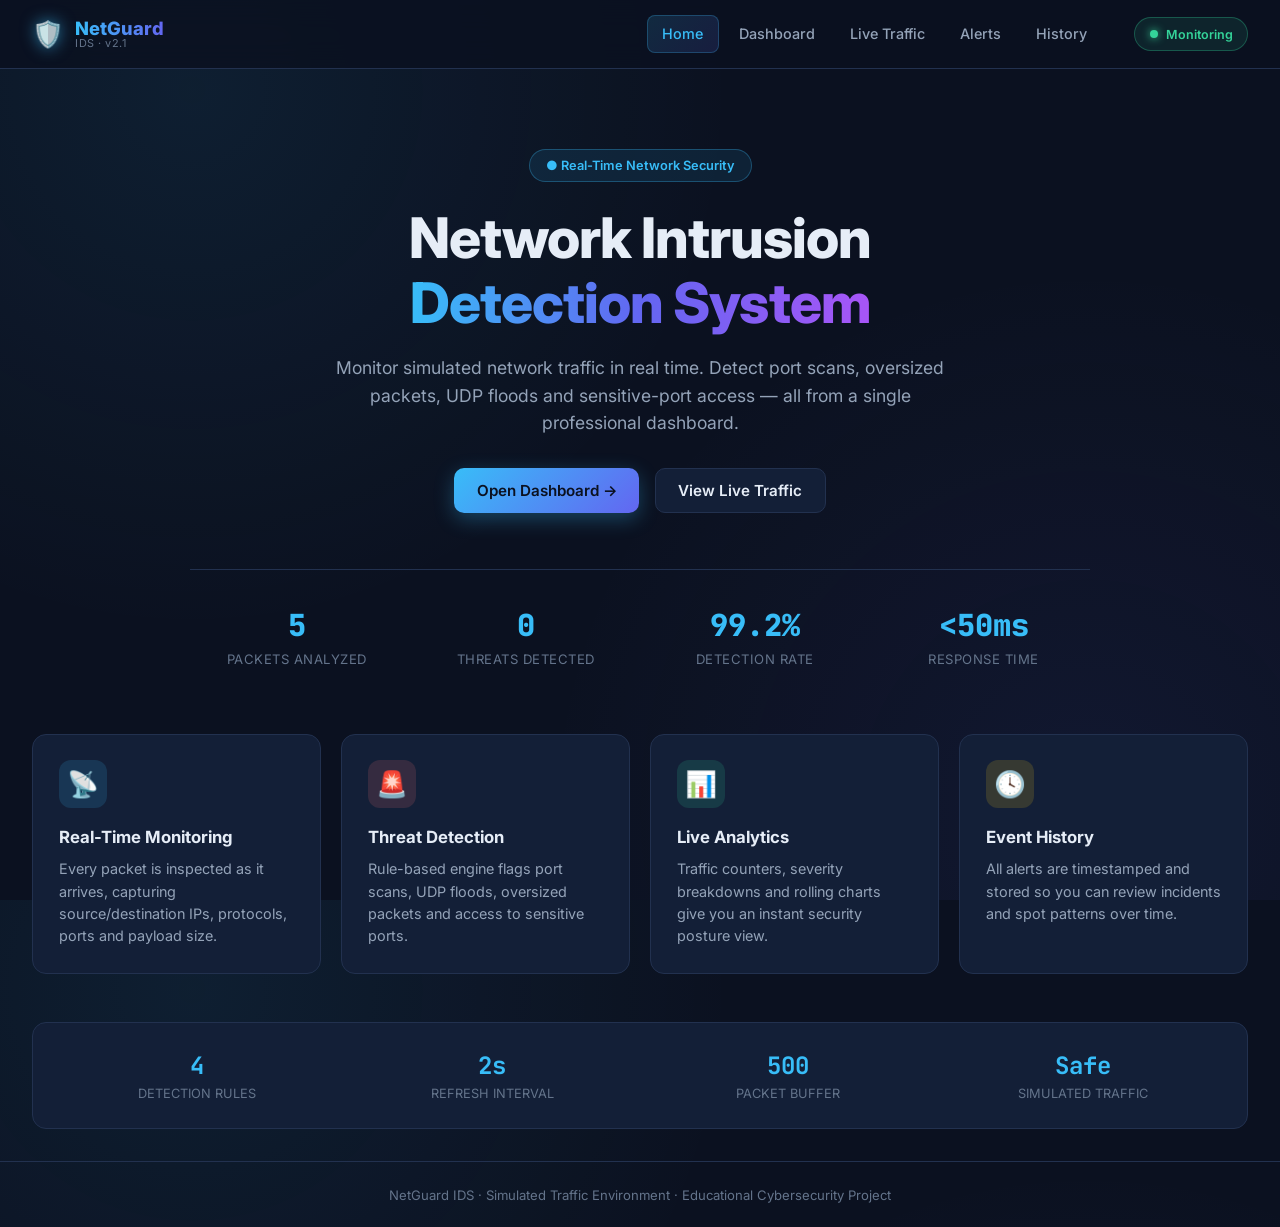
<file: index.html>
<!DOCTYPE html>
<html lang="en">
<head>
  <meta charset="UTF-8" />
  <meta name="viewport" content="width=device-width, initial-scale=1.0" />
  <title>NetGuard IDS · Network Intrusion Detection System</title>
  <link rel="stylesheet" href="style.css" />
  <link rel="preconnect" href="https://fonts.googleapis.com" />
  <link rel="preconnect" href="https://fonts.gstatic.com" crossorigin />
  <link href="https://fonts.googleapis.com/css2?family=Inter:wght@400;500;600;700;800&family=JetBrains+Mono:wght@400;600&display=swap" rel="stylesheet" />
</head>
<body>

  <!-- ============ NAVBAR ============ -->
  <header class="navbar">
    <div class="nav-inner">
      <a href="#" class="brand" data-page="home">
        <div class="brand-icon">🛡️</div>
        <div class="brand-text">
          <span class="brand-name">NetGuard</span>
          <span class="brand-sub">IDS · v2.1</span>
        </div>
      </a>

      <nav class="nav-links">
        <a href="#" class="nav-link active" data-page="home">Home</a>
        <a href="#" class="nav-link" data-page="dashboard">Dashboard</a>
        <a href="#" class="nav-link" data-page="traffic">Live Traffic</a>
        <a href="#" class="nav-link" data-page="alerts">Alerts</a>
        <a href="#" class="nav-link" data-page="history">History</a>
      </nav>

      <div class="nav-status">
        <span class="status-dot"></span>
        <span class="status-text">Monitoring</span>
      </div>
    </div>
  </header>

  <main class="app">

    <!-- ============ HOME PAGE ============ -->
    <section class="page active" id="page-home">
      <div class="hero">
        <div class="hero-badge">● Real-Time Network Security</div>
        <h1>Network Intrusion<br /><span class="grad">Detection System</span></h1>
        <p class="hero-lead">
          Monitor simulated network traffic in real time. Detect port scans,
          oversized packets, UDP floods and sensitive-port access — all from a
          single professional dashboard.
        </p>
        <div class="hero-actions">
          <button class="btn btn-primary" data-goto="dashboard">
            Open Dashboard →
          </button>
          <button class="btn btn-ghost" data-goto="traffic">
            View Live Traffic
          </button>
        </div>

        <div class="hero-stats">
          <div class="hero-stat"><span class="hs-value" id="home-packets">0</span><span class="hs-label">Packets Analyzed</span></div>
          <div class="hero-stat"><span class="hs-value" id="home-alerts">0</span><span class="hs-label">Threats Detected</span></div>
          <div class="hero-stat"><span class="hs-value">99.2%</span><span class="hs-label">Detection Rate</span></div>
          <div class="hero-stat"><span class="hs-value">&lt;50ms</span><span class="hs-label">Response Time</span></div>
        </div>
      </div>

      <div class="feature-grid">
        <div class="feature-card">
          <div class="feature-icon blue">📡</div>
          <h3>Real-Time Monitoring</h3>
          <p>Every packet is inspected as it arrives, capturing source/destination IPs, protocols, ports and payload size.</p>
        </div>
        <div class="feature-card">
          <div class="feature-icon red">🚨</div>
          <h3>Threat Detection</h3>
          <p>Rule-based engine flags port scans, UDP floods, oversized packets and access to sensitive ports.</p>
        </div>
        <div class="feature-card">
          <div class="feature-icon green">📊</div>
          <h3>Live Analytics</h3>
          <p>Traffic counters, severity breakdowns and rolling charts give you an instant security posture view.</p>
        </div>
        <div class="feature-card">
          <div class="feature-icon yellow">🕓</div>
          <h3>Event History</h3>
          <p>All alerts are timestamped and stored so you can review incidents and spot patterns over time.</p>
        </div>
      </div>

      <div class="info-strip">
        <div><strong>4</strong><span>Detection Rules</span></div>
        <div><strong>2s</strong><span>Refresh Interval</span></div>
        <div><strong>500</strong><span>Packet Buffer</span></div>
        <div><strong>Safe</strong><span>Simulated Traffic</span></div>
      </div>
    </section>

    <!-- ============ DASHBOARD PAGE ============ -->
    <section class="page" id="page-dashboard">
      <div class="page-head">
        <div>
          <h1>Security Dashboard</h1>
          <p>Live overview of network traffic and detected threats.</p>
        </div>
        <div class="page-actions">
          <span class="last-updated">Last update: <span id="last-update">just now</span></span>
          <button class="btn btn-sm btn-ghost" id="pause-btn">⏸ Pause</button>
        </div>
      </div>

      <div class="stat-grid">
        <div class="stat-card">
          <div class="stat-icon blue">📦</div>
          <div class="stat-body">
            <span class="stat-label">Total Packets</span>
            <span class="stat-value" id="stat-packets">0</span>
            <span class="stat-sub">analyzed this session</span>
          </div>
        </div>
        <div class="stat-card">
          <div class="stat-icon yellow">⚠️</div>
          <div class="stat-body">
            <span class="stat-label">Suspicious Events</span>
            <span class="stat-value" id="stat-suspicious">0</span>
            <span class="stat-sub">flagged by rules</span>
          </div>
        </div>
        <div class="stat-card">
          <div class="stat-icon red">🚨</div>
          <div class="stat-body">
            <span class="stat-label">High Severity</span>
            <span class="stat-value" id="stat-high">0</span>
            <span class="stat-sub">critical alerts</span>
          </div>
        </div>
        <div class="stat-card">
          <div class="stat-icon green">🛡️</div>
          <div class="stat-body">
            <span class="stat-label">Total Alerts</span>
            <span class="stat-value" id="stat-alerts">0</span>
            <span class="stat-sub">all severities</span>
          </div>
        </div>
      </div>

      <div class="dash-row">
        <div class="panel">
          <div class="panel-head">
            <h2>Traffic Volume</h2>
            <span class="panel-tag">live</span>
          </div>
          <div class="chart-wrap">
            <canvas id="trafficChart" height="180"></canvas>
          </div>
        </div>

        <div class="panel">
          <div class="panel-head">
            <h2>Severity Breakdown</h2>
          </div>
          <div class="severity-list">
            <div class="sev-item">
              <span class="badge high">HIGH</span>
              <div class="sev-bar"><div class="sev-fill high" id="sev-high-fill"></div></div>
              <span class="sev-count" id="sev-high-count">0</span>
            </div>
            <div class="sev-item">
              <span class="badge medium">MED</span>
              <div class="sev-bar"><div class="sev-fill medium" id="sev-medium-fill"></div></div>
              <span class="sev-count" id="sev-medium-count">0</span>
            </div>
            <div class="sev-item">
              <span class="badge low">LOW</span>
              <div class="sev-bar"><div class="sev-fill low" id="sev-low-fill"></div></div>
              <span class="sev-count" id="sev-low-count">0</span>
            </div>
          </div>
        </div>
      </div>

      <div class="panel">
        <div class="panel-head">
          <h2>Recent Alerts</h2>
          <button class="link-btn" data-goto="alerts">View all →</button>
        </div>
        <div class="alert-list" id="dash-alerts"></div>
      </div>
    </section>

    <!-- ============ LIVE TRAFFIC PAGE ============ -->
    <section class="page" id="page-traffic">
      <div class="page-head">
        <div>
          <h1>Live Traffic Feed</h1>
          <p>Real-time packet stream captured by the monitoring engine.</p>
        </div>
        <div class="page-actions">
          <input type="text" id="traffic-search" class="search-input" placeholder="Search IP, protocol…" />
          <select id="traffic-protocol" class="select-input">
            <option value="ALL">All Protocols</option>
            <option value="TCP">TCP</option>
            <option value="UDP">UDP</option>
            <option value="ICMP">ICMP</option>
          </select>
        </div>
      </div>

      <div class="table-panel">
        <table class="data-table">
          <thead>
            <tr>
              <th>Time</th>
              <th>Source IP</th>
              <th>Destination</th>
              <th>Port</th>
              <th>Protocol</th>
              <th>Size</th>
              <th>Status</th>
            </tr>
          </thead>
          <tbody id="traffic-body"></tbody>
        </table>
        <div class="table-empty" id="traffic-empty" style="display:none">No packets match your filter.</div>
      </div>
    </section>

    <!-- ============ ALERTS PAGE ============ -->
    <section class="page" id="page-alerts">
      <div class="page-head">
        <div>
          <h1>Detected Alerts</h1>
          <p>All threats flagged by the detection engine.</p>
        </div>
      </div>

      <div class="filters">
        <button class="filter-btn active" data-filter="ALL">All</button>
        <button class="filter-btn" data-filter="HIGH">🔴 High</button>
        <button class="filter-btn" data-filter="MEDIUM">🟡 Medium</button>
        <button class="filter-btn" data-filter="LOW">🔵 Low</button>
      </div>

      <div class="alert-list" id="alerts-container"></div>
    </section>

    <!-- ============ HISTORY PAGE ============ -->
    <section class="page" id="page-history">
      <div class="page-head">
        <div>
          <h1>Event History</h1>
          <p>Chronological log of monitored packets and incidents.</p>
        </div>
        <div class="page-actions">
          <button class="btn btn-sm btn-ghost" id="export-btn">⬇ Export JSON</button>
        </div>
      </div>

      <div class="timeline" id="history-timeline"></div>
    </section>

  </main>

  <footer class="footer">
    <div>NetGuard IDS · Simulated Traffic Environment · Educational Cybersecurity Project</div>
  </footer>

  <script src="script.js"></script>
</body>
</html>
</file>
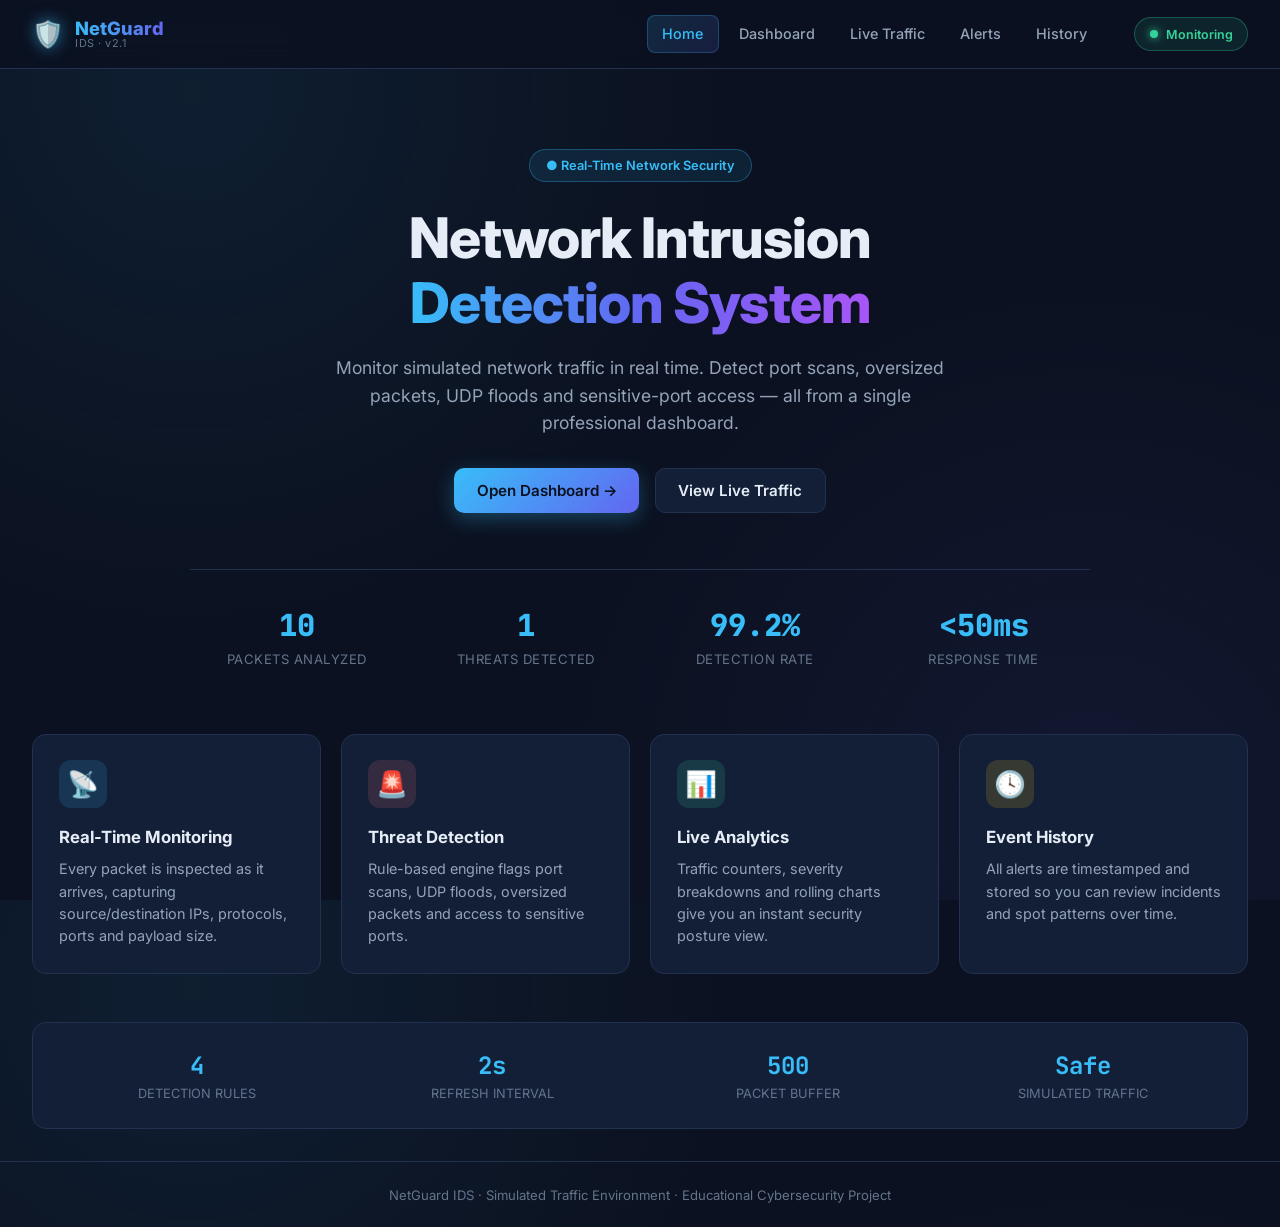
<file: IDC.html>
<!DOCTYPE html>
<html lang="en">
<head>
  <meta charset="UTF-8" />
  <meta name="viewport" content="width=device-width, initial-scale=1.0" />
  <title>NetGuard IDS · Network Intrusion Detection System</title>
  <!--<link rel="stylesheet" href="style.css" />--->
  <link rel="preconnect" href="https://fonts.googleapis.com" />
  <link rel="preconnect" href="https://fonts.gstatic.com" crossorigin />
  <link href="https://fonts.googleapis.com/css2?family=Inter:wght@400;500;600;700;800&family=JetBrains+Mono:wght@400;600&display=swap" rel="stylesheet" />
</head>
<style>
  /* ============ RESET & VARIABLES ============ */
* { margin: 0; padding: 0; box-sizing: border-box; }

:root {
  --bg: #0b1120;
  --bg-2: #0f172a;
  --panel: #131f37;
  --panel-2: #1a2a44;
  --border: #22314f;
  --text: #e6edf7;
  --text-dim: #94a3b8;
  --text-faint: #64748b;
  --accent: #38bdf8;
  --accent-2: #6366f1;
  --red: #f87171;
  --yellow: #facc15;
  --green: #34d399;
  --radius: 14px;
  --shadow: 0 4px 24px rgba(0,0,0,0.35);
}

html, body { height: 100%; }

body {
  font-family: 'Inter', -apple-system, sans-serif;
  background: var(--bg);
  color: var(--text);
  display: flex;
  flex-direction: column;
  min-height: 100vh;
  line-height: 1.55;
  background-image:
    radial-gradient(circle at 15% 10%, rgba(56,189,248,0.08), transparent 40%),
    radial-gradient(circle at 85% 90%, rgba(99,102,241,0.08), transparent 40%);
}

code, .mono { font-family: 'JetBrains Mono', monospace; }

/* ============ NAVBAR ============ */
.navbar {
  position: sticky;
  top: 0;
  z-index: 100;
  background: rgba(11,17,32,0.85);
  backdrop-filter: blur(14px);
  border-bottom: 1px solid var(--border);
}
.nav-inner {
  max-width: 1320px;
  margin: 0 auto;
  padding: 0.9rem 2rem;
  display: flex;
  align-items: center;
  gap: 2rem;
}
.brand {
  display: flex;
  align-items: center;
  gap: 0.7rem;
  text-decoration: none;
  color: inherit;
}
.brand-icon {
  font-size: 1.6rem;
  filter: drop-shadow(0 0 8px rgba(56,189,248,0.6));
}
.brand-text { display: flex; flex-direction: column; line-height: 1.1; }
.brand-name {
  font-weight: 800;
  font-size: 1.15rem;
  background: linear-gradient(90deg, #38bdf8, #6366f1);
  -webkit-background-clip: text;
  background-clip: text;
  color: transparent;
}
.brand-sub { font-size: 0.68rem; color: var(--text-faint); letter-spacing: 0.5px; }

.nav-links { display: flex; gap: 0.3rem; margin-left: auto; }
.nav-link {
  text-decoration: none;
  color: var(--text-dim);
  padding: 0.5rem 0.95rem;
  border-radius: 8px;
  font-size: 0.9rem;
  font-weight: 500;
  transition: 0.2s;
  white-space: nowrap;
}
.nav-link:hover { background: var(--panel); color: var(--text); }
.nav-link.active {
  background: linear-gradient(135deg, rgba(56,189,248,0.15), rgba(99,102,241,0.15));
  color: var(--accent);
  box-shadow: inset 0 0 0 1px rgba(56,189,248,0.25);
}

.nav-status {
  display: flex;
  align-items: center;
  gap: 0.5rem;
  padding: 0.4rem 0.9rem;
  background: rgba(52,211,153,0.1);
  border: 1px solid rgba(52,211,153,0.3);
  border-radius: 999px;
  font-size: 0.78rem;
  color: var(--green);
  font-weight: 600;
}
.status-dot {
  width: 8px; height: 8px;
  border-radius: 50%;
  background: var(--green);
  box-shadow: 0 0 8px var(--green);
  animation: pulse 1.6s infinite;
}
@keyframes pulse {
  0%, 100% { opacity: 1; transform: scale(1); }
  50% { opacity: 0.4; transform: scale(0.85); }
}

/* ============ APP & PAGES ============ */
.app {
  flex: 1;
  max-width: 1320px;
  width: 100%;
  margin: 0 auto;
  padding: 2rem;
}
.page { display: none; animation: fade 0.3s ease; }
.page.active { display: block; }
@keyframes fade { from { opacity: 0; transform: translateY(8px); } to { opacity: 1; transform: none; } }

/* ============ BUTTONS ============ */
.btn {
  border: none;
  cursor: pointer;
  font-family: inherit;
  font-weight: 600;
  font-size: 0.95rem;
  padding: 0.75rem 1.4rem;
  border-radius: 10px;
  transition: 0.2s;
  display: inline-flex;
  align-items: center;
  gap: 0.4rem;
}
.btn-primary {
  background: linear-gradient(135deg, #38bdf8, #6366f1);
  color: #0b1120;
  box-shadow: 0 6px 20px rgba(56,189,248,0.3);
}
.btn-primary:hover { transform: translateY(-2px); box-shadow: 0 10px 26px rgba(56,189,248,0.4); }
.btn-ghost {
  background: var(--panel);
  color: var(--text);
  border: 1px solid var(--border);
}
.btn-ghost:hover { background: var(--panel-2); border-color: var(--accent); color: var(--accent); }
.btn-sm { padding: 0.5rem 1rem; font-size: 0.85rem; }
.link-btn {
  background: none;
  border: none;
  color: var(--accent);
  cursor: pointer;
  font-size: 0.85rem;
  font-weight: 600;
  font-family: inherit;
}
.link-btn:hover { text-decoration: underline; }

/* ============ HERO ============ */
.hero {
  text-align: center;
  padding: 3rem 1rem 4rem;
}
.hero-badge {
  display: inline-block;
  padding: 0.35rem 1rem;
  background: rgba(56,189,248,0.1);
  border: 1px solid rgba(56,189,248,0.3);
  color: var(--accent);
  border-radius: 999px;
  font-size: 0.8rem;
  font-weight: 600;
  margin-bottom: 1.5rem;
  animation: pulse 2s infinite;
}
.hero h1 {
  font-size: clamp(2rem, 5vw, 3.5rem);
  font-weight: 800;
  line-height: 1.15;
  margin-bottom: 1.2rem;
  letter-spacing: -1px;
}
.grad {
  background: linear-gradient(90deg, #38bdf8, #6366f1, #a855f7);
  -webkit-background-clip: text;
  background-clip: text;
  color: transparent;
}
.hero-lead {
  max-width: 640px;
  margin: 0 auto 2rem;
  color: var(--text-dim);
  font-size: 1.1rem;
}
.hero-actions { display: flex; gap: 1rem; justify-content: center; flex-wrap: wrap; margin-bottom: 3.5rem; }

.hero-stats {
  display: grid;
  grid-template-columns: repeat(auto-fit, minmax(150px, 1fr));
  gap: 1rem;
  max-width: 900px;
  margin: 0 auto;
  padding-top: 2rem;
  border-top: 1px solid var(--border);
}
.hero-stat { display: flex; flex-direction: column; }
.hs-value {
  font-size: 1.9rem;
  font-weight: 800;
  color: var(--accent);
  font-family: 'JetBrains Mono', monospace;
}
.hs-label { font-size: 0.82rem; color: var(--text-faint); text-transform: uppercase; letter-spacing: 0.5px; }

/* ============ FEATURE GRID ============ */
.feature-grid {
  display: grid;
  grid-template-columns: repeat(auto-fit, minmax(230px, 1fr));
  gap: 1.25rem;
  margin-bottom: 3rem;
}
.feature-card {
  background: var(--panel);
  border: 1px solid var(--border);
  border-radius: var(--radius);
  padding: 1.6rem;
  transition: 0.25s;
}
.feature-card:hover {
  transform: translateY(-4px);
  border-color: var(--accent);
  box-shadow: var(--shadow);
}
.feature-icon {
  font-size: 1.6rem;
  width: 48px; height: 48px;
  display: flex; align-items: center; justify-content: center;
  border-radius: 12px;
  margin-bottom: 1rem;
}
.feature-icon.blue { background: rgba(56,189,248,0.15); }
.feature-icon.red { background: rgba(248,113,113,0.15); }
.feature-icon.green { background: rgba(52,211,153,0.15); }
.feature-icon.yellow { background: rgba(250,204,21,0.15); }
.feature-card h3 { font-size: 1.05rem; margin-bottom: 0.5rem; }
.feature-card p { color: var(--text-dim); font-size: 0.9rem; }

/* ============ INFO STRIP ============ */
.info-strip {
  display: grid;
  grid-template-columns: repeat(auto-fit, minmax(140px, 1fr));
  gap: 1rem;
  background: var(--panel);
  border: 1px solid var(--border);
  border-radius: var(--radius);
  padding: 1.5rem;
  text-align: center;
}
.info-strip > div { display: flex; flex-direction: column; }
.info-strip strong {
  font-size: 1.5rem;
  color: var(--accent);
  font-family: 'JetBrains Mono', monospace;
}
.info-strip span { font-size: 0.8rem; color: var(--text-faint); text-transform: uppercase; }

/* ============ PAGE HEAD ============ */
.page-head {
  display: flex;
  justify-content: space-between;
  align-items: flex-end;
  gap: 1rem;
  flex-wrap: wrap;
  margin-bottom: 1.6rem;
  padding-bottom: 1.2rem;
  border-bottom: 1px solid var(--border);
}
.page-head h1 { font-size: 1.75rem; font-weight: 700; margin-bottom: 0.2rem; }
.page-head p { color: var(--text-dim); font-size: 0.9rem; }
.page-actions { display: flex; gap: 0.6rem; align-items: center; flex-wrap: wrap; }
.last-updated { font-size: 0.8rem; color: var(--text-faint); }

/* ============ STAT GRID ============ */
.stat-grid {
  display: grid;
  grid-template-columns: repeat(auto-fit, minmax(220px, 1fr));
  gap: 1.1rem;
  margin-bottom: 1.6rem;
}
.stat-card {
  background: var(--panel);
  border: 1px solid var(--border);
  border-radius: var(--radius);
  padding: 1.3rem;
  display: flex;
  align-items: center;
  gap: 1rem;
  position: relative;
  overflow: hidden;
  transition: 0.25s;
}
.stat-card::before {
  content: '';
  position: absolute;
  left: 0; top: 0; bottom: 0;
  width: 4px;
  background: var(--accent);
}
.stat-card:nth-child(2)::before { background: var(--yellow); }
.stat-card:nth-child(3)::before { background: var(--red); }
.stat-card:nth-child(4)::before { background: var(--green); }
.stat-card:hover { border-color: var(--accent); transform: translateY(-2px); }

.stat-icon {
  width: 48px; height: 48px;
  border-radius: 12px;
  display: flex; align-items: center; justify-content: center;
  font-size: 1.4rem;
  flex-shrink: 0;
}
.stat-icon.blue { background: rgba(56,189,248,0.15); }
.stat-icon.yellow { background: rgba(250,204,21,0.15); }
.stat-icon.red { background: rgba(248,113,113,0.15); }
.stat-icon.green { background: rgba(52,211,153,0.15); }

.stat-body { display: flex; flex-direction: column; }
.stat-label { font-size: 0.78rem; color: var(--text-faint); text-transform: uppercase; letter-spacing: 0.4px; }
.stat-value {
  font-size: 1.75rem;
  font-weight: 800;
  font-family: 'JetBrains Mono', monospace;
  line-height: 1.1;
}
.stat-sub { font-size: 0.75rem; color: var(--text-faint); }

/* ============ DASH ROW / PANELS ============ */
.dash-row {
  display: grid;
  grid-template-columns: 2fr 1fr;
  gap: 1.1rem;
  margin-bottom: 1.6rem;
}
.panel {
  background: var(--panel);
  border: 1px solid var(--border);
  border-radius: var(--radius);
  padding: 1.3rem;
}
.panel-head {
  display: flex;
  justify-content: space-between;
  align-items: center;
  margin-bottom: 1rem;
}
.panel-head h2 { font-size: 1rem; font-weight: 600; }
.panel-tag {
  font-size: 0.7rem;
  color: var(--green);
  background: rgba(52,211,153,0.12);
  border: 1px solid rgba(52,211,153,0.3);
  padding: 0.15rem 0.6rem;
  border-radius: 999px;
  text-transform: uppercase;
  font-weight: 700;
  animation: pulse 2s infinite;
}
.chart-wrap { position: relative; }

/* ============ SEVERITY LIST ============ */
.severity-list { display: flex; flex-direction: column; gap: 1rem; }
.sev-item { display: flex; align-items: center; gap: 0.7rem; }
.sev-bar {
  flex: 1;
  height: 8px;
  background: var(--panel-2);
  border-radius: 999px;
  overflow: hidden;
}
.sev-fill {
  height: 100%;
  border-radius: 999px;
  transition: width 0.6s ease;
  width: 0;
}
.sev-fill.high { background: linear-gradient(90deg, #f87171, #ef4444); }
.sev-fill.medium { background: linear-gradient(90deg, #facc15, #eab308); }
.sev-fill.low { background: linear-gradient(90deg, #38bdf8, #0ea5e9); }
.sev-count {
  font-family: 'JetBrains Mono', monospace;
  font-size: 0.85rem;
  font-weight: 700;
  min-width: 34px;
  text-align: right;
}

/* ============ BADGES ============ */
.badge {
  font-size: 0.68rem;
  font-weight: 800;
  letter-spacing: 0.6px;
  padding: 0.28rem 0.6rem;
  border-radius: 6px;
  text-transform: uppercase;
  flex-shrink: 0;
}
.badge.high { background: rgba(248,113,113,0.2); color: var(--red); border: 1px solid rgba(248,113,113,0.4); }
.badge.medium { background: rgba(250,204,21,0.2); color: var(--yellow); border: 1px solid rgba(250,204,21,0.4); }
.badge.low { background: rgba(56,189,248,0.2); color: var(--accent); border: 1px solid rgba(56,189,248,0.4); }

/* ============ ALERT LIST ============ */
.alert-list { display: flex; flex-direction: column; gap: 0.7rem; }
.alert-item {
  background: var(--panel-2);
  border: 1px solid var(--border);
  border-left: 4px solid var(--text-faint);
  border-radius: 10px;
  padding: 0.9rem 1.1rem;
  transition: 0.2s;
  animation: fade 0.4s ease;
}
.alert-item:hover { transform: translateX(3px); border-color: var(--accent); }
.alert-item.high { border-left-color: var(--red); }
.alert-item.medium { border-left-color: var(--yellow); }
.alert-item.low { border-left-color: var(--accent); }
.alert-head {
  display: flex;
  align-items: center;
  gap: 0.7rem;
  flex-wrap: wrap;
  margin-bottom: 0.3rem;
}
.alert-head strong { font-size: 0.92rem; }
.alert-time { margin-left: auto; font-size: 0.75rem; color: var(--text-faint); font-family: 'JetBrains Mono', monospace; }
.alert-item p { font-size: 0.85rem; color: var(--text-dim); }
.alert-item small { font-size: 0.72rem; color: var(--text-faint); font-family: 'JetBrains Mono', monospace; }
.empty-msg { color: var(--text-faint); text-align: center; padding: 2rem; font-size: 0.9rem; }

/* ============ FILTERS ============ */
.filters { display: flex; gap: 0.6rem; margin-bottom: 1.4rem; flex-wrap: wrap; }
.filter-btn {
  background: var(--panel);
  border: 1px solid var(--border);
  color: var(--text-dim);
  padding: 0.55rem 1.1rem;
  border-radius: 999px;
  font-size: 0.85rem;
  font-weight: 600;
  cursor: pointer;
  font-family: inherit;
  transition: 0.2s;
}
.filter-btn:hover { background: var(--panel-2); color: var(--text); }
.filter-btn.active {
  background: linear-gradient(135deg, #38bdf8, #6366f1);
  color: #0b1120;
  border-color: transparent;
}

/* ============ SEARCH & SELECT ============ */
.search-input, .select-input {
  background: var(--panel);
  border: 1px solid var(--border);
  color: var(--text);
  padding: 0.55rem 0.9rem;
  border-radius: 8px;
  font-family: inherit;
  font-size: 0.85rem;
  outline: none;
  transition: 0.2s;
}
.search-input:focus, .select-input:focus {
  border-color: var(--accent);
  box-shadow: 0 0 0 3px rgba(56,189,248,0.15);
}
.search-input { width: 220px; }

/* ============ TABLE ============ */
.table-panel {
  background: var(--panel);
  border: 1px solid var(--border);
  border-radius: var(--radius);
  overflow: hidden;
}
.data-table {
  width: 100%;
  border-collapse: collapse;
}
.data-table th, .data-table td {
  padding: 0.85rem 1rem;
  text-align: left;
  font-size: 0.85rem;
  border-bottom: 1px solid var(--border);
}
.data-table th {
  background: var(--bg-2);
  color: var(--text-dim);
  font-weight: 600;
  text-transform: uppercase;
  font-size: 0.72rem;
  letter-spacing: 0.5px;
  position: sticky;
  top: 0;
}
.data-table td { font-family: 'JetBrains Mono', monospace; color: var(--text-dim); }
.data-table tbody tr { transition: background 0.15s; }
.data-table tbody tr:hover { background: var(--panel-2); }
.data-table tbody tr.row-warn { background: rgba(248,113,113,0.06); }
.data-table tbody tr.row-warn:hover { background: rgba(248,113,113,0.12); }
.proto-pill {
  display: inline-block;
  padding: 0.15rem 0.55rem;
  border-radius: 5px;
  font-size: 0.7rem;
  font-weight: 700;
  background: rgba(56,189,248,0.12);
  color: var(--accent);
}
.status-pill {
  display: inline-block;
  padding: 0.15rem 0.55rem;
  border-radius: 5px;
  font-size: 0.7rem;
  font-weight: 700;
}
.status-ok { background: rgba(52,211,153,0.12); color: var(--green); }
.status-warn { background: rgba(250,204,21,0.12); color: var(--yellow); }
.status-bad { background: rgba(248,113,113,0.12); color: var(--red); }
.table-empty { text-align: center; padding: 2.5rem; color: var(--text-faint); font-size: 0.9rem; }

/* ============ TIMELINE ============ */
.timeline { position: relative; padding-left: 2rem; }
.timeline::before {
  content: '';
  position: absolute;
  left: 8px; top: 0; bottom: 0;
  width: 2px;
  background: linear-gradient(180deg, var(--accent), transparent);
}
.timeline-item {
  position: relative;
  margin-bottom: 1rem;
  padding: 0.9rem 1.1rem;
  background: var(--panel);
  border: 1px solid var(--border);
  border-radius: 10px;
  animation: fade 0.3s ease;
}
.timeline-item::before {
  content: '';
  position: absolute;
  left: -2rem;
  top: 1.15rem;
  width: 10px; height: 10px;
  border-radius: 50%;
  background: var(--accent);
  box-shadow: 0 0 10px var(--accent);
}
.timeline-item.high::before { background: var(--red); box-shadow: 0 0 10px var(--red); }
.timeline-item.medium::before { background: var(--yellow); box-shadow: 0 0 10px var(--yellow); }
.tl-head {
  display: flex;
  gap: 0.7rem;
  align-items: center;
  flex-wrap: wrap;
  margin-bottom: 0.2rem;
}
.tl-time { margin-left: auto; font-size: 0.75rem; color: var(--text-faint); font-family: 'JetBrains Mono', monospace; }
.timeline-item p { font-size: 0.85rem; color: var(--text-dim); }

/* ============ FOOTER ============ */
.footer {
  text-align: center;
  padding: 1.4rem;
  border-top: 1px solid var(--border);
  color: var(--text-faint);
  font-size: 0.82rem;
}

/* ============ RESPONSIVE ============ */
@media (max-width: 900px) {
  .nav-inner { flex-wrap: wrap; gap: 1rem; }
  .nav-links { order: 3; width: 100%; justify-content: center; flex-wrap: wrap; }
  .dash-row { grid-template-columns: 1fr; }
}
@media (max-width: 600px) {
  .app { padding: 1.2rem; }
  .nav-inner { padding: 0.8rem 1.2rem; }
  .page-head { flex-direction: column; align-items: flex-start; }
  .search-input { width: 100%; }
  .data-table { font-size: 0.75rem; }
  .data-table th, .data-table td { padding: 0.6rem; }
}
</style>
<body>

  <!-- ============ NAVBAR ============ -->
  <header class="navbar">
    <div class="nav-inner">
      <a href="#" class="brand" data-page="home">
        <div class="brand-icon">🛡️</div>
        <div class="brand-text">
          <span class="brand-name">NetGuard</span>
          <span class="brand-sub">IDS · v2.1</span>
        </div>
      </a>

      <nav class="nav-links">
        <a href="#" class="nav-link active" data-page="home">Home</a>
        <a href="#" class="nav-link" data-page="dashboard">Dashboard</a>
        <a href="#" class="nav-link" data-page="traffic">Live Traffic</a>
        <a href="#" class="nav-link" data-page="alerts">Alerts</a>
        <a href="#" class="nav-link" data-page="history">History</a>
      </nav>

      <div class="nav-status">
        <span class="status-dot"></span>
        <span class="status-text">Monitoring</span>
      </div>
    </div>
  </header>

  <main class="app">

    <!-- ============ HOME PAGE ============ -->
    <section class="page active" id="page-home">
      <div class="hero">
        <div class="hero-badge">● Real-Time Network Security</div>
        <h1>Network Intrusion<br /><span class="grad">Detection System</span></h1>
        <p class="hero-lead">
          Monitor simulated network traffic in real time. Detect port scans,
          oversized packets, UDP floods and sensitive-port access — all from a
          single professional dashboard.
        </p>
        <div class="hero-actions">
          <button class="btn btn-primary" data-goto="dashboard">
            Open Dashboard →
          </button>
          <button class="btn btn-ghost" data-goto="traffic">
            View Live Traffic
          </button>
        </div>

        <div class="hero-stats">
          <div class="hero-stat"><span class="hs-value" id="home-packets">0</span><span class="hs-label">Packets Analyzed</span></div>
          <div class="hero-stat"><span class="hs-value" id="home-alerts">0</span><span class="hs-label">Threats Detected</span></div>
          <div class="hero-stat"><span class="hs-value">99.2%</span><span class="hs-label">Detection Rate</span></div>
          <div class="hero-stat"><span class="hs-value">&lt;50ms</span><span class="hs-label">Response Time</span></div>
        </div>
      </div>

      <div class="feature-grid">
        <div class="feature-card">
          <div class="feature-icon blue">📡</div>
          <h3>Real-Time Monitoring</h3>
          <p>Every packet is inspected as it arrives, capturing source/destination IPs, protocols, ports and payload size.</p>
        </div>
        <div class="feature-card">
          <div class="feature-icon red">🚨</div>
          <h3>Threat Detection</h3>
          <p>Rule-based engine flags port scans, UDP floods, oversized packets and access to sensitive ports.</p>
        </div>
        <div class="feature-card">
          <div class="feature-icon green">📊</div>
          <h3>Live Analytics</h3>
          <p>Traffic counters, severity breakdowns and rolling charts give you an instant security posture view.</p>
        </div>
        <div class="feature-card">
          <div class="feature-icon yellow">🕓</div>
          <h3>Event History</h3>
          <p>All alerts are timestamped and stored so you can review incidents and spot patterns over time.</p>
        </div>
      </div>

      <div class="info-strip">
        <div><strong>4</strong><span>Detection Rules</span></div>
        <div><strong>2s</strong><span>Refresh Interval</span></div>
        <div><strong>500</strong><span>Packet Buffer</span></div>
        <div><strong>Safe</strong><span>Simulated Traffic</span></div>
      </div>
    </section>

    <!-- ============ DASHBOARD PAGE ============ -->
    <section class="page" id="page-dashboard">
      <div class="page-head">
        <div>
          <h1>Security Dashboard</h1>
          <p>Live overview of network traffic and detected threats.</p>
        </div>
        <div class="page-actions">
          <span class="last-updated">Last update: <span id="last-update">just now</span></span>
          <button class="btn btn-sm btn-ghost" id="pause-btn">⏸ Pause</button>
        </div>
      </div>

      <div class="stat-grid">
        <div class="stat-card">
          <div class="stat-icon blue">📦</div>
          <div class="stat-body">
            <span class="stat-label">Total Packets</span>
            <span class="stat-value" id="stat-packets">0</span>
            <span class="stat-sub">analyzed this session</span>
          </div>
        </div>
        <div class="stat-card">
          <div class="stat-icon yellow">⚠️</div>
          <div class="stat-body">
            <span class="stat-label">Suspicious Events</span>
            <span class="stat-value" id="stat-suspicious">0</span>
            <span class="stat-sub">flagged by rules</span>
          </div>
        </div>
        <div class="stat-card">
          <div class="stat-icon red">🚨</div>
          <div class="stat-body">
            <span class="stat-label">High Severity</span>
            <span class="stat-value" id="stat-high">0</span>
            <span class="stat-sub">critical alerts</span>
          </div>
        </div>
        <div class="stat-card">
          <div class="stat-icon green">🛡️</div>
          <div class="stat-body">
            <span class="stat-label">Total Alerts</span>
            <span class="stat-value" id="stat-alerts">0</span>
            <span class="stat-sub">all severities</span>
          </div>
        </div>
      </div>

      <div class="dash-row">
        <div class="panel">
          <div class="panel-head">
            <h2>Traffic Volume</h2>
            <span class="panel-tag">live</span>
          </div>
          <div class="chart-wrap">
            <canvas id="trafficChart" height="180"></canvas>
          </div>
        </div>

        <div class="panel">
          <div class="panel-head">
            <h2>Severity Breakdown</h2>
          </div>
          <div class="severity-list">
            <div class="sev-item">
              <span class="badge high">HIGH</span>
              <div class="sev-bar"><div class="sev-fill high" id="sev-high-fill"></div></div>
              <span class="sev-count" id="sev-high-count">0</span>
            </div>
            <div class="sev-item">
              <span class="badge medium">MED</span>
              <div class="sev-bar"><div class="sev-fill medium" id="sev-medium-fill"></div></div>
              <span class="sev-count" id="sev-medium-count">0</span>
            </div>
            <div class="sev-item">
              <span class="badge low">LOW</span>
              <div class="sev-bar"><div class="sev-fill low" id="sev-low-fill"></div></div>
              <span class="sev-count" id="sev-low-count">0</span>
            </div>
          </div>
        </div>
      </div>

      <div class="panel">
        <div class="panel-head">
          <h2>Recent Alerts</h2>
          <button class="link-btn" data-goto="alerts">View all →</button>
        </div>
        <div class="alert-list" id="dash-alerts"></div>
      </div>
    </section>

    <!-- ============ LIVE TRAFFIC PAGE ============ -->
    <section class="page" id="page-traffic">
      <div class="page-head">
        <div>
          <h1>Live Traffic Feed</h1>
          <p>Real-time packet stream captured by the monitoring engine.</p>
        </div>
        <div class="page-actions">
          <input type="text" id="traffic-search" class="search-input" placeholder="Search IP, protocol…" />
          <select id="traffic-protocol" class="select-input">
            <option value="ALL">All Protocols</option>
            <option value="TCP">TCP</option>
            <option value="UDP">UDP</option>
            <option value="ICMP">ICMP</option>
          </select>
        </div>
      </div>

      <div class="table-panel">
        <table class="data-table">
          <thead>
            <tr>
              <th>Time</th>
              <th>Source IP</th>
              <th>Destination</th>
              <th>Port</th>
              <th>Protocol</th>
              <th>Size</th>
              <th>Status</th>
            </tr>
          </thead>
          <tbody id="traffic-body"></tbody>
        </table>
        <div class="table-empty" id="traffic-empty" style="display:none">No packets match your filter.</div>
      </div>
    </section>

    <!-- ============ ALERTS PAGE ============ -->
    <section class="page" id="page-alerts">
      <div class="page-head">
        <div>
          <h1>Detected Alerts</h1>
          <p>All threats flagged by the detection engine.</p>
        </div>
      </div>

      <div class="filters">
        <button class="filter-btn active" data-filter="ALL">All</button>
        <button class="filter-btn" data-filter="HIGH">🔴 High</button>
        <button class="filter-btn" data-filter="MEDIUM">🟡 Medium</button>
        <button class="filter-btn" data-filter="LOW">🔵 Low</button>
      </div>

      <div class="alert-list" id="alerts-container"></div>
    </section>

    <!-- ============ HISTORY PAGE ============ -->
    <section class="page" id="page-history">
      <div class="page-head">
        <div>
          <h1>Event History</h1>
          <p>Chronological log of monitored packets and incidents.</p>
        </div>
        <div class="page-actions">
          <button class="btn btn-sm btn-ghost" id="export-btn">⬇ Export JSON</button>
        </div>
      </div>

      <div class="timeline" id="history-timeline"></div>
    </section>

  </main>

  <footer class="footer">
    <div>NetGuard IDS · Simulated Traffic Environment · Educational Cybersecurity Project</div>
  </footer>

  <!--<script src="script.js"></script>--->
  <script>
     /* ============================================================
   NetGuard IDS — Frontend Simulation Engine
   ============================================================ */

// ---------- STATE ----------
const state = {
  packets: 0,
  suspicious: 0,
  alerts: [],
  traffic: [],
  paused: false,
  alertId: 1,
  trafficHistory: [], // for chart (packets per tick)
  currentAlertFilter: "ALL",
  currentProtocolFilter: "ALL",
  searchTerm: "",
};

const PROTOCOLS = ["TCP", "UDP", "ICMP"];
const SOURCE_IPS = [
  ...Array.from({ length: 12 }, (_, i) => `192.168.1.${i + 2}`),
  "10.0.0.5", "10.0.0.8", "172.16.0.10", "203.0.113.42", "198.51.100.7",
];
const DEST_IPS = ["8.8.8.8", "1.1.1.1", "10.0.0.1", "142.250.72.14", "104.16.132.229"];
const SAFE_PORTS = [80, 443, 53, 8080, 3000, 8443];
const SENSITIVE_PORTS = [22, 23, 3389, 445, 1433, 3306];

const rand = (a, b) => Math.floor(Math.random() * (b - a + 1)) + a;
const pick = (arr) => arr[rand(0, arr.length - 1)];
const now = () => new Date().toLocaleTimeString("en-GB", { hour12: false });

// ---------- PACKET GENERATOR ----------
function generatePacket() {
  const r = Math.random();
  let pkt = {
    src: pick(SOURCE_IPS),
    dst: pick(DEST_IPS),
    port: pick(SAFE_PORTS),
    proto: pick(PROTOCOLS),
    size: rand(40, 1200),
    time: now(),
    status: "normal",
  };

  if (r < 0.04) {
    // Port scan
    pkt.port = rand(1, 300);
    pkt.size = rand(40, 120);
    pkt.proto = "TCP";
    pkt.status = "scan";
  } else if (r < 0.09) {
    // Oversized
    pkt.size = rand(1400, 1650);
    pkt.status = "oversized";
  } else if (r < 0.13) {
    // Sensitive port
    pkt.port = pick(SENSITIVE_PORTS);
    pkt.proto = "TCP";
    pkt.status = "sensitive";
  }
  return pkt;
}

// ---------- DETECTION RULES ----------
function analyzePacket(pkt) {
  state.packets++;

  if (pkt.status === "scan") {
    addAlert("HIGH", "Port Scan", pkt.src,
      `Port scanning detected from ${pkt.src} targeting ${pkt.port}.`);
    state.suspicious++;
  } else if (pkt.status === "oversized") {
    addAlert("MEDIUM", "Oversized Packet", pkt.src,
      `Unusually large packet (${pkt.size} bytes) from ${pkt.src}.`);
    state.suspicious++;
  } else if (pkt.status === "sensitive") {
    addAlert("LOW", "Sensitive Port Access", pkt.src,
      `Access attempt to sensitive port ${pkt.port} by ${pkt.src}.`);
    state.suspicious++;
  }

  // UDP flood heuristic
  const recentUDP = state.traffic.slice(-30).filter(t => t.proto === "UDP").length;
  if (recentUDP > 22 && Math.random() < 0.3) {
    addAlert("HIGH", "Possible UDP Flood", pkt.src,
      "High UDP traffic volume detected — possible flood attack.");
    state.suspicious++;
  }

  state.traffic.push(pkt);
  if (state.traffic.length > 300) state.traffic.shift();
}

// ---------- ALERT CREATION ----------
function addAlert(severity, type, source, description) {
  // Debounce duplicates
  const recent = state.alerts.slice(0, 4);
  if (recent.some(a => a.type === type && a.source === source)) return;

  state.alerts.unshift({
    id: state.alertId++,
    severity,
    type,
    source,
    description,
    time: new Date().toLocaleString("en-GB", { hour12: false }),
  });
  if (state.alerts.length > 100) state.alerts.pop();
}

// ---------- NAVIGATION ----------
function navigateTo(pageId) {
  document.querySelectorAll(".page").forEach(p => p.classList.remove("active"));
  document.getElementById(`page-${pageId}`).classList.add("active");
  document.querySelectorAll(".nav-link").forEach(l => {
    l.classList.toggle("active", l.dataset.page === pageId);
  });
  window.scrollTo({ top: 0, behavior: "smooth" });
  if (pageId === "dashboard") drawChart();
}

document.querySelectorAll(".nav-link").forEach(link => {
  link.addEventListener("click", (e) => {
    e.preventDefault();
    navigateTo(link.dataset.page);
  });
});
document.querySelectorAll("[data-goto]").forEach(btn => {
  btn.addEventListener("click", () => navigateTo(btn.dataset.goto));
});
document.querySelector(".brand").addEventListener("click", (e) => {
  e.preventDefault();
  navigateTo("home");
});

// ---------- RENDER: STATS ----------
function renderStats() {
  const high = state.alerts.filter(a => a.severity === "HIGH").length;
  const medium = state.alerts.filter(a => a.severity === "MEDIUM").length;
  const low = state.alerts.filter(a => a.severity === "LOW").length;

  document.getElementById("stat-packets").textContent = state.packets.toLocaleString();
  document.getElementById("stat-suspicious").textContent = state.suspicious.toLocaleString();
  document.getElementById("stat-high").textContent = high;
  document.getElementById("stat-alerts").textContent = state.alerts.length;

  document.getElementById("home-packets").textContent = state.packets.toLocaleString();
  document.getElementById("home-alerts").textContent = state.alerts.length;

  // Severity bars
  const total = Math.max(high + medium + low, 1);
  document.getElementById("sev-high-fill").style.width = `${(high / total) * 100}%`;
  document.getElementById("sev-medium-fill").style.width = `${(medium / total) * 100}%`;
  document.getElementById("sev-low-fill").style.width = `${(low / total) * 100}%`;
  document.getElementById("sev-high-count").textContent = high;
  document.getElementById("sev-medium-count").textContent = medium;
  document.getElementById("sev-low-count").textContent = low;

  document.getElementById("last-update").textContent = "just now";
}

// ---------- RENDER: DASHBOARD ALERTS ----------
function renderDashAlerts() {
  const el = document.getElementById("dash-alerts");
  const items = state.alerts.slice(0, 5);
  if (!items.length) {
    el.innerHTML = `<div class="empty-msg">No alerts yet. Waiting for suspicious activity…</div>`;
    return;
  }
  el.innerHTML = items.map(a => `
    <div class="alert-item ${a.severity.toLowerCase()}">
      <div class="alert-head">
        <span class="badge ${a.severity.toLowerCase()}">${a.severity}</span>
        <strong>${a.type}</strong>
        <span class="alert-time">${a.time.split(", ")[1] || a.time}</span>
      </div>
      <p>${a.description}</p>
    </div>
  `).join("");
}

// ---------- RENDER: LIVE TRAFFIC ----------
function renderTraffic() {
  const tbody = document.getElementById("traffic-body");
  const empty = document.getElementById("traffic-empty");

  const filtered = state.traffic.slice(-60).reverse().filter(p => {
    if (state.currentProtocolFilter !== "ALL" && p.proto !== state.currentProtocolFilter) return false;
    if (state.searchTerm) {
      const s = state.searchTerm.toLowerCase();
      if (!p.src.includes(s) && !p.dst.includes(s) && !p.proto.toLowerCase().includes(s)) return false;
    }
    return true;
  });

  if (!filtered.length) {
    tbody.innerHTML = "";
    empty.style.display = "block";
    return;
  }
  empty.style.display = "none";

  tbody.innerHTML = filtered.map(p => {
    const warn = p.size > 1400 || p.status !== "normal";
    let status = `<span class="status-pill status-ok">OK</span>`;
    if (p.status === "scan") status = `<span class="status-pill status-bad">SCAN</span>`;
    else if (p.status === "oversized") status = `<span class="status-pill status-warn">BIG</span>`;
    else if (p.status === "sensitive") status = `<span class="status-pill status-warn">RISK</span>`;

    return `
      <tr class="${warn ? "row-warn" : ""}">
        <td>${p.time}</td>
        <td>${p.src}</td>
        <td>${p.dst}</td>
        <td>${p.port}</td>
        <td><span class="proto-pill">${p.proto}</span></td>
        <td>${p.size}</td>
        <td>${status}</td>
      </tr>`;
  }).join("");
}

// ---------- RENDER: ALERTS PAGE ----------
function renderAlertsPage() {
  const container = document.getElementById("alerts-container");
  const filtered = state.currentAlertFilter === "ALL"
    ? state.alerts
    : state.alerts.filter(a => a.severity === state.currentAlertFilter);

  if (!filtered.length) {
    container.innerHTML = `<div class="empty-msg">No alerts match this filter.</div>`;
    return;
  }
  container.innerHTML = filtered.map(a => `
    <div class="alert-item ${a.severity.toLowerCase()}">
      <div class="alert-head">
        <span class="badge ${a.severity.toLowerCase()}">${a.severity}</span>
        <strong>${a.type}</strong>
        <span class="alert-time">${a.time}</span>
      </div>
      <p>${a.description}</p>
      <small>Source: ${a.source} · Alert #${a.id}</small>
    </div>
  `).join("");
}

// ---------- RENDER: HISTORY TIMELINE ----------
function renderHistory() {
  const el = document.getElementById("history-timeline");
  const recent = state.alerts.slice(0, 30);
  if (!recent.length) {
    el.innerHTML = `<div class="empty-msg">No events logged yet.</div>`;
    return;
  }
  el.innerHTML = recent.map(a => `
    <div class="timeline-item ${a.severity.toLowerCase()}">
      <div class="tl-head">
        <span class="badge ${a.severity.toLowerCase()}">${a.severity}</span>
        <strong>${a.type}</strong>
        <span class="tl-time">${a.time}</span>
      </div>
      <p>${a.description}</p>
    </div>
  `).join("");
}

// ---------- CHART (Canvas mini-chart) ----------
function drawChart() {
  const canvas = document.getElementById("trafficChart");
  if (!canvas) return;
  const ctx = canvas.getContext("2d");
  const dpr = window.devicePixelRatio || 1;
  const cssW = canvas.parentElement.clientWidth;
  const cssH = 180;
  canvas.width = cssW * dpr;
  canvas.height = cssH * dpr;
  canvas.style.width = cssW + "px";
  canvas.style.height = cssH + "px";
  ctx.scale(dpr, dpr);

  const data = state.trafficHistory.slice(-30);
  if (data.length < 2) {
    ctx.fillStyle = "#64748b";
    ctx.font = "13px Inter, sans-serif";
    ctx.textAlign = "center";
    ctx.fillText("Collecting data…", cssW / 2, cssH / 2);
    return;
  }

  const max = Math.max(...data, 5);
  const pad = 12;
  const w = cssW - pad * 2;
  const h = cssH - pad * 2;
  const step = w / (data.length - 1);

  // Grid
  ctx.strokeStyle = "rgba(34,49,79,0.6)";
  ctx.lineWidth = 1;
  for (let i = 0; i <= 4; i++) {
    const y = pad + (h / 4) * i;
    ctx.beginPath();
    ctx.moveTo(pad, y);
    ctx.lineTo(pad + w, y);
    ctx.stroke();
  }

  // Gradient fill
  const grad = ctx.createLinearGradient(0, pad, 0, pad + h);
  grad.addColorStop(0, "rgba(56,189,248,0.35)");
  grad.addColorStop(1, "rgba(56,189,248,0)");

  ctx.beginPath();
  ctx.moveTo(pad, pad + h);
  data.forEach((v, i) => {
    const x = pad + i * step;
    const y = pad + h - (v / max) * h;
    ctx.lineTo(x, y);
  });
  ctx.lineTo(pad + w, pad + h);
  ctx.closePath();
  ctx.fillStyle = grad;
  ctx.fill();

  // Line
  ctx.beginPath();
  data.forEach((v, i) => {
    const x = pad + i * step;
    const y = pad + h - (v / max) * h;
    if (i === 0) ctx.moveTo(x, y);
    else ctx.lineTo(x, y);
  });
  ctx.strokeStyle = "#38bdf8";
  ctx.lineWidth = 2;
  ctx.stroke();

  // Last point dot
  const lastX = pad + (data.length - 1) * step;
  const lastY = pad + h - (data[data.length - 1] / max) * h;
  ctx.beginPath();
  ctx.arc(lastX, lastY, 4, 0, Math.PI * 2);
  ctx.fillStyle = "#38bdf8";
  ctx.fill();
  ctx.strokeStyle = "#0b1120";
  ctx.lineWidth = 2;
  ctx.stroke();
}

// ---------- FILTERS ----------
document.querySelectorAll(".filter-btn").forEach(btn => {
  btn.addEventListener("click", () => {
    document.querySelectorAll(".filter-btn").forEach(b => b.classList.remove("active"));
    btn.classList.add("active");
    state.currentAlertFilter = btn.dataset.filter;
    renderAlertsPage();
  });
});

document.getElementById("traffic-protocol").addEventListener("change", (e) => {
  state.currentProtocolFilter = e.target.value;
  renderTraffic();
});

document.getElementById("traffic-search").addEventListener("input", (e) => {
  state.searchTerm = e.target.value;
  renderTraffic();
});

// ---------- PAUSE BUTTON ----------
document.getElementById("pause-btn").addEventListener("click", (e) => {
  state.paused = !state.paused;
  e.target.textContent = state.paused ? "▶ Resume" : "⏸ Pause";
});

// ---------- EXPORT ----------
document.getElementById("export-btn").addEventListener("click", () => {
  const data = {
    exported: new Date().toISOString(),
    stats: {
      packets: state.packets,
      suspicious: state.suspicious,
      alerts: state.alerts.length,
    },
    alerts: state.alerts,
  };
  const blob = new Blob([JSON.stringify(data, null, 2)], { type: "application/json" });
  const url = URL.createObjectURL(blob);
  const a = document.createElement("a");
  a.href = url;
  a.download = `netguard-history-${Date.now()}.json`;
  a.click();
  URL.revokeObjectURL(url);
});

// ---------- SIMULATION LOOP ----------
let packetsThisTick = 0;

function tick() {
  if (state.paused) return;

  // Generate 2–5 packets per tick
  const n = rand(2, 5);
  for (let i = 0; i < n; i++) {
    const pkt = generatePacket();
    analyzePacket(pkt);
    packetsThisTick++;
  }

  // Record traffic history for chart
  state.trafficHistory.push(packetsThisTick);
  if (state.trafficHistory.length > 60) state.trafficHistory.shift();
  packetsThisTick = 0;

  // Update renders
  renderStats();
  renderDashAlerts();
  renderTraffic();
  renderAlertsPage();
  renderHistory();
  drawChart();
}

// Kick things off
setInterval(tick, 1000);
window.addEventListener("resize", drawChart);
navigateTo("home");
  </script>
</body>
</html>
</file>
<file: style.css>
/* ============ RESET & VARIABLES ============ */
* { margin: 0; padding: 0; box-sizing: border-box; }

:root {
  --bg: #0b1120;
  --bg-2: #0f172a;
  --panel: #131f37;
  --panel-2: #1a2a44;
  --border: #22314f;
  --text: #e6edf7;
  --text-dim: #94a3b8;
  --text-faint: #64748b;
  --accent: #38bdf8;
  --accent-2: #6366f1;
  --red: #f87171;
  --yellow: #facc15;
  --green: #34d399;
  --radius: 14px;
  --shadow: 0 4px 24px rgba(0,0,0,0.35);
}

html, body { height: 100%; }

body {
  font-family: 'Inter', -apple-system, sans-serif;
  background: var(--bg);
  color: var(--text);
  display: flex;
  flex-direction: column;
  min-height: 100vh;
  line-height: 1.55;
  background-image:
    radial-gradient(circle at 15% 10%, rgba(56,189,248,0.08), transparent 40%),
    radial-gradient(circle at 85% 90%, rgba(99,102,241,0.08), transparent 40%);
}

code, .mono { font-family: 'JetBrains Mono', monospace; }

/* ============ NAVBAR ============ */
.navbar {
  position: sticky;
  top: 0;
  z-index: 100;
  background: rgba(11,17,32,0.85);
  backdrop-filter: blur(14px);
  border-bottom: 1px solid var(--border);
}
.nav-inner {
  max-width: 1320px;
  margin: 0 auto;
  padding: 0.9rem 2rem;
  display: flex;
  align-items: center;
  gap: 2rem;
}
.brand {
  display: flex;
  align-items: center;
  gap: 0.7rem;
  text-decoration: none;
  color: inherit;
}
.brand-icon {
  font-size: 1.6rem;
  filter: drop-shadow(0 0 8px rgba(56,189,248,0.6));
}
.brand-text { display: flex; flex-direction: column; line-height: 1.1; }
.brand-name {
  font-weight: 800;
  font-size: 1.15rem;
  background: linear-gradient(90deg, #38bdf8, #6366f1);
  -webkit-background-clip: text;
  background-clip: text;
  color: transparent;
}
.brand-sub { font-size: 0.68rem; color: var(--text-faint); letter-spacing: 0.5px; }

.nav-links { display: flex; gap: 0.3rem; margin-left: auto; }
.nav-link {
  text-decoration: none;
  color: var(--text-dim);
  padding: 0.5rem 0.95rem;
  border-radius: 8px;
  font-size: 0.9rem;
  font-weight: 500;
  transition: 0.2s;
  white-space: nowrap;
}
.nav-link:hover { background: var(--panel); color: var(--text); }
.nav-link.active {
  background: linear-gradient(135deg, rgba(56,189,248,0.15), rgba(99,102,241,0.15));
  color: var(--accent);
  box-shadow: inset 0 0 0 1px rgba(56,189,248,0.25);
}

.nav-status {
  display: flex;
  align-items: center;
  gap: 0.5rem;
  padding: 0.4rem 0.9rem;
  background: rgba(52,211,153,0.1);
  border: 1px solid rgba(52,211,153,0.3);
  border-radius: 999px;
  font-size: 0.78rem;
  color: var(--green);
  font-weight: 600;
}
.status-dot {
  width: 8px; height: 8px;
  border-radius: 50%;
  background: var(--green);
  box-shadow: 0 0 8px var(--green);
  animation: pulse 1.6s infinite;
}
@keyframes pulse {
  0%, 100% { opacity: 1; transform: scale(1); }
  50% { opacity: 0.4; transform: scale(0.85); }
}

/* ============ APP & PAGES ============ */
.app {
  flex: 1;
  max-width: 1320px;
  width: 100%;
  margin: 0 auto;
  padding: 2rem;
}
.page { display: none; animation: fade 0.3s ease; }
.page.active { display: block; }
@keyframes fade { from { opacity: 0; transform: translateY(8px); } to { opacity: 1; transform: none; } }

/* ============ BUTTONS ============ */
.btn {
  border: none;
  cursor: pointer;
  font-family: inherit;
  font-weight: 600;
  font-size: 0.95rem;
  padding: 0.75rem 1.4rem;
  border-radius: 10px;
  transition: 0.2s;
  display: inline-flex;
  align-items: center;
  gap: 0.4rem;
}
.btn-primary {
  background: linear-gradient(135deg, #38bdf8, #6366f1);
  color: #0b1120;
  box-shadow: 0 6px 20px rgba(56,189,248,0.3);
}
.btn-primary:hover { transform: translateY(-2px); box-shadow: 0 10px 26px rgba(56,189,248,0.4); }
.btn-ghost {
  background: var(--panel);
  color: var(--text);
  border: 1px solid var(--border);
}
.btn-ghost:hover { background: var(--panel-2); border-color: var(--accent); color: var(--accent); }
.btn-sm { padding: 0.5rem 1rem; font-size: 0.85rem; }
.link-btn {
  background: none;
  border: none;
  color: var(--accent);
  cursor: pointer;
  font-size: 0.85rem;
  font-weight: 600;
  font-family: inherit;
}
.link-btn:hover { text-decoration: underline; }

/* ============ HERO ============ */
.hero {
  text-align: center;
  padding: 3rem 1rem 4rem;
}
.hero-badge {
  display: inline-block;
  padding: 0.35rem 1rem;
  background: rgba(56,189,248,0.1);
  border: 1px solid rgba(56,189,248,0.3);
  color: var(--accent);
  border-radius: 999px;
  font-size: 0.8rem;
  font-weight: 600;
  margin-bottom: 1.5rem;
  animation: pulse 2s infinite;
}
.hero h1 {
  font-size: clamp(2rem, 5vw, 3.5rem);
  font-weight: 800;
  line-height: 1.15;
  margin-bottom: 1.2rem;
  letter-spacing: -1px;
}
.grad {
  background: linear-gradient(90deg, #38bdf8, #6366f1, #a855f7);
  -webkit-background-clip: text;
  background-clip: text;
  color: transparent;
}
.hero-lead {
  max-width: 640px;
  margin: 0 auto 2rem;
  color: var(--text-dim);
  font-size: 1.1rem;
}
.hero-actions { display: flex; gap: 1rem; justify-content: center; flex-wrap: wrap; margin-bottom: 3.5rem; }

.hero-stats {
  display: grid;
  grid-template-columns: repeat(auto-fit, minmax(150px, 1fr));
  gap: 1rem;
  max-width: 900px;
  margin: 0 auto;
  padding-top: 2rem;
  border-top: 1px solid var(--border);
}
.hero-stat { display: flex; flex-direction: column; }
.hs-value {
  font-size: 1.9rem;
  font-weight: 800;
  color: var(--accent);
  font-family: 'JetBrains Mono', monospace;
}
.hs-label { font-size: 0.82rem; color: var(--text-faint); text-transform: uppercase; letter-spacing: 0.5px; }

/* ============ FEATURE GRID ============ */
.feature-grid {
  display: grid;
  grid-template-columns: repeat(auto-fit, minmax(230px, 1fr));
  gap: 1.25rem;
  margin-bottom: 3rem;
}
.feature-card {
  background: var(--panel);
  border: 1px solid var(--border);
  border-radius: var(--radius);
  padding: 1.6rem;
  transition: 0.25s;
}
.feature-card:hover {
  transform: translateY(-4px);
  border-color: var(--accent);
  box-shadow: var(--shadow);
}
.feature-icon {
  font-size: 1.6rem;
  width: 48px; height: 48px;
  display: flex; align-items: center; justify-content: center;
  border-radius: 12px;
  margin-bottom: 1rem;
}
.feature-icon.blue { background: rgba(56,189,248,0.15); }
.feature-icon.red { background: rgba(248,113,113,0.15); }
.feature-icon.green { background: rgba(52,211,153,0.15); }
.feature-icon.yellow { background: rgba(250,204,21,0.15); }
.feature-card h3 { font-size: 1.05rem; margin-bottom: 0.5rem; }
.feature-card p { color: var(--text-dim); font-size: 0.9rem; }

/* ============ INFO STRIP ============ */
.info-strip {
  display: grid;
  grid-template-columns: repeat(auto-fit, minmax(140px, 1fr));
  gap: 1rem;
  background: var(--panel);
  border: 1px solid var(--border);
  border-radius: var(--radius);
  padding: 1.5rem;
  text-align: center;
}
.info-strip > div { display: flex; flex-direction: column; }
.info-strip strong {
  font-size: 1.5rem;
  color: var(--accent);
  font-family: 'JetBrains Mono', monospace;
}
.info-strip span { font-size: 0.8rem; color: var(--text-faint); text-transform: uppercase; }

/* ============ PAGE HEAD ============ */
.page-head {
  display: flex;
  justify-content: space-between;
  align-items: flex-end;
  gap: 1rem;
  flex-wrap: wrap;
  margin-bottom: 1.6rem;
  padding-bottom: 1.2rem;
  border-bottom: 1px solid var(--border);
}
.page-head h1 { font-size: 1.75rem; font-weight: 700; margin-bottom: 0.2rem; }
.page-head p { color: var(--text-dim); font-size: 0.9rem; }
.page-actions { display: flex; gap: 0.6rem; align-items: center; flex-wrap: wrap; }
.last-updated { font-size: 0.8rem; color: var(--text-faint); }

/* ============ STAT GRID ============ */
.stat-grid {
  display: grid;
  grid-template-columns: repeat(auto-fit, minmax(220px, 1fr));
  gap: 1.1rem;
  margin-bottom: 1.6rem;
}
.stat-card {
  background: var(--panel);
  border: 1px solid var(--border);
  border-radius: var(--radius);
  padding: 1.3rem;
  display: flex;
  align-items: center;
  gap: 1rem;
  position: relative;
  overflow: hidden;
  transition: 0.25s;
}
.stat-card::before {
  content: '';
  position: absolute;
  left: 0; top: 0; bottom: 0;
  width: 4px;
  background: var(--accent);
}
.stat-card:nth-child(2)::before { background: var(--yellow); }
.stat-card:nth-child(3)::before { background: var(--red); }
.stat-card:nth-child(4)::before { background: var(--green); }
.stat-card:hover { border-color: var(--accent); transform: translateY(-2px); }

.stat-icon {
  width: 48px; height: 48px;
  border-radius: 12px;
  display: flex; align-items: center; justify-content: center;
  font-size: 1.4rem;
  flex-shrink: 0;
}
.stat-icon.blue { background: rgba(56,189,248,0.15); }
.stat-icon.yellow { background: rgba(250,204,21,0.15); }
.stat-icon.red { background: rgba(248,113,113,0.15); }
.stat-icon.green { background: rgba(52,211,153,0.15); }

.stat-body { display: flex; flex-direction: column; }
.stat-label { font-size: 0.78rem; color: var(--text-faint); text-transform: uppercase; letter-spacing: 0.4px; }
.stat-value {
  font-size: 1.75rem;
  font-weight: 800;
  font-family: 'JetBrains Mono', monospace;
  line-height: 1.1;
}
.stat-sub { font-size: 0.75rem; color: var(--text-faint); }

/* ============ DASH ROW / PANELS ============ */
.dash-row {
  display: grid;
  grid-template-columns: 2fr 1fr;
  gap: 1.1rem;
  margin-bottom: 1.6rem;
}
.panel {
  background: var(--panel);
  border: 1px solid var(--border);
  border-radius: var(--radius);
  padding: 1.3rem;
}
.panel-head {
  display: flex;
  justify-content: space-between;
  align-items: center;
  margin-bottom: 1rem;
}
.panel-head h2 { font-size: 1rem; font-weight: 600; }
.panel-tag {
  font-size: 0.7rem;
  color: var(--green);
  background: rgba(52,211,153,0.12);
  border: 1px solid rgba(52,211,153,0.3);
  padding: 0.15rem 0.6rem;
  border-radius: 999px;
  text-transform: uppercase;
  font-weight: 700;
  animation: pulse 2s infinite;
}
.chart-wrap { position: relative; }

/* ============ SEVERITY LIST ============ */
.severity-list { display: flex; flex-direction: column; gap: 1rem; }
.sev-item { display: flex; align-items: center; gap: 0.7rem; }
.sev-bar {
  flex: 1;
  height: 8px;
  background: var(--panel-2);
  border-radius: 999px;
  overflow: hidden;
}
.sev-fill {
  height: 100%;
  border-radius: 999px;
  transition: width 0.6s ease;
  width: 0;
}
.sev-fill.high { background: linear-gradient(90deg, #f87171, #ef4444); }
.sev-fill.medium { background: linear-gradient(90deg, #facc15, #eab308); }
.sev-fill.low { background: linear-gradient(90deg, #38bdf8, #0ea5e9); }
.sev-count {
  font-family: 'JetBrains Mono', monospace;
  font-size: 0.85rem;
  font-weight: 700;
  min-width: 34px;
  text-align: right;
}

/* ============ BADGES ============ */
.badge {
  font-size: 0.68rem;
  font-weight: 800;
  letter-spacing: 0.6px;
  padding: 0.28rem 0.6rem;
  border-radius: 6px;
  text-transform: uppercase;
  flex-shrink: 0;
}
.badge.high { background: rgba(248,113,113,0.2); color: var(--red); border: 1px solid rgba(248,113,113,0.4); }
.badge.medium { background: rgba(250,204,21,0.2); color: var(--yellow); border: 1px solid rgba(250,204,21,0.4); }
.badge.low { background: rgba(56,189,248,0.2); color: var(--accent); border: 1px solid rgba(56,189,248,0.4); }

/* ============ ALERT LIST ============ */
.alert-list { display: flex; flex-direction: column; gap: 0.7rem; }
.alert-item {
  background: var(--panel-2);
  border: 1px solid var(--border);
  border-left: 4px solid var(--text-faint);
  border-radius: 10px;
  padding: 0.9rem 1.1rem;
  transition: 0.2s;
  animation: fade 0.4s ease;
}
.alert-item:hover { transform: translateX(3px); border-color: var(--accent); }
.alert-item.high { border-left-color: var(--red); }
.alert-item.medium { border-left-color: var(--yellow); }
.alert-item.low { border-left-color: var(--accent); }
.alert-head {
  display: flex;
  align-items: center;
  gap: 0.7rem;
  flex-wrap: wrap;
  margin-bottom: 0.3rem;
}
.alert-head strong { font-size: 0.92rem; }
.alert-time { margin-left: auto; font-size: 0.75rem; color: var(--text-faint); font-family: 'JetBrains Mono', monospace; }
.alert-item p { font-size: 0.85rem; color: var(--text-dim); }
.alert-item small { font-size: 0.72rem; color: var(--text-faint); font-family: 'JetBrains Mono', monospace; }
.empty-msg { color: var(--text-faint); text-align: center; padding: 2rem; font-size: 0.9rem; }

/* ============ FILTERS ============ */
.filters { display: flex; gap: 0.6rem; margin-bottom: 1.4rem; flex-wrap: wrap; }
.filter-btn {
  background: var(--panel);
  border: 1px solid var(--border);
  color: var(--text-dim);
  padding: 0.55rem 1.1rem;
  border-radius: 999px;
  font-size: 0.85rem;
  font-weight: 600;
  cursor: pointer;
  font-family: inherit;
  transition: 0.2s;
}
.filter-btn:hover { background: var(--panel-2); color: var(--text); }
.filter-btn.active {
  background: linear-gradient(135deg, #38bdf8, #6366f1);
  color: #0b1120;
  border-color: transparent;
}

/* ============ SEARCH & SELECT ============ */
.search-input, .select-input {
  background: var(--panel);
  border: 1px solid var(--border);
  color: var(--text);
  padding: 0.55rem 0.9rem;
  border-radius: 8px;
  font-family: inherit;
  font-size: 0.85rem;
  outline: none;
  transition: 0.2s;
}
.search-input:focus, .select-input:focus {
  border-color: var(--accent);
  box-shadow: 0 0 0 3px rgba(56,189,248,0.15);
}
.search-input { width: 220px; }

/* ============ TABLE ============ */
.table-panel {
  background: var(--panel);
  border: 1px solid var(--border);
  border-radius: var(--radius);
  overflow: hidden;
}
.data-table {
  width: 100%;
  border-collapse: collapse;
}
.data-table th, .data-table td {
  padding: 0.85rem 1rem;
  text-align: left;
  font-size: 0.85rem;
  border-bottom: 1px solid var(--border);
}
.data-table th {
  background: var(--bg-2);
  color: var(--text-dim);
  font-weight: 600;
  text-transform: uppercase;
  font-size: 0.72rem;
  letter-spacing: 0.5px;
  position: sticky;
  top: 0;
}
.data-table td { font-family: 'JetBrains Mono', monospace; color: var(--text-dim); }
.data-table tbody tr { transition: background 0.15s; }
.data-table tbody tr:hover { background: var(--panel-2); }
.data-table tbody tr.row-warn { background: rgba(248,113,113,0.06); }
.data-table tbody tr.row-warn:hover { background: rgba(248,113,113,0.12); }
.proto-pill {
  display: inline-block;
  padding: 0.15rem 0.55rem;
  border-radius: 5px;
  font-size: 0.7rem;
  font-weight: 700;
  background: rgba(56,189,248,0.12);
  color: var(--accent);
}
.status-pill {
  display: inline-block;
  padding: 0.15rem 0.55rem;
  border-radius: 5px;
  font-size: 0.7rem;
  font-weight: 700;
}
.status-ok { background: rgba(52,211,153,0.12); color: var(--green); }
.status-warn { background: rgba(250,204,21,0.12); color: var(--yellow); }
.status-bad { background: rgba(248,113,113,0.12); color: var(--red); }
.table-empty { text-align: center; padding: 2.5rem; color: var(--text-faint); font-size: 0.9rem; }

/* ============ TIMELINE ============ */
.timeline { position: relative; padding-left: 2rem; }
.timeline::before {
  content: '';
  position: absolute;
  left: 8px; top: 0; bottom: 0;
  width: 2px;
  background: linear-gradient(180deg, var(--accent), transparent);
}
.timeline-item {
  position: relative;
  margin-bottom: 1rem;
  padding: 0.9rem 1.1rem;
  background: var(--panel);
  border: 1px solid var(--border);
  border-radius: 10px;
  animation: fade 0.3s ease;
}
.timeline-item::before {
  content: '';
  position: absolute;
  left: -2rem;
  top: 1.15rem;
  width: 10px; height: 10px;
  border-radius: 50%;
  background: var(--accent);
  box-shadow: 0 0 10px var(--accent);
}
.timeline-item.high::before { background: var(--red); box-shadow: 0 0 10px var(--red); }
.timeline-item.medium::before { background: var(--yellow); box-shadow: 0 0 10px var(--yellow); }
.tl-head {
  display: flex;
  gap: 0.7rem;
  align-items: center;
  flex-wrap: wrap;
  margin-bottom: 0.2rem;
}
.tl-time { margin-left: auto; font-size: 0.75rem; color: var(--text-faint); font-family: 'JetBrains Mono', monospace; }
.timeline-item p { font-size: 0.85rem; color: var(--text-dim); }

/* ============ FOOTER ============ */
.footer {
  text-align: center;
  padding: 1.4rem;
  border-top: 1px solid var(--border);
  color: var(--text-faint);
  font-size: 0.82rem;
}

/* ============ RESPONSIVE ============ */
@media (max-width: 900px) {
  .nav-inner { flex-wrap: wrap; gap: 1rem; }
  .nav-links { order: 3; width: 100%; justify-content: center; flex-wrap: wrap; }
  .dash-row { grid-template-columns: 1fr; }
}
@media (max-width: 600px) {
  .app { padding: 1.2rem; }
  .nav-inner { padding: 0.8rem 1.2rem; }
  .page-head { flex-direction: column; align-items: flex-start; }
  .search-input { width: 100%; }
  .data-table { font-size: 0.75rem; }
  .data-table th, .data-table td { padding: 0.6rem; }
}
</file>
